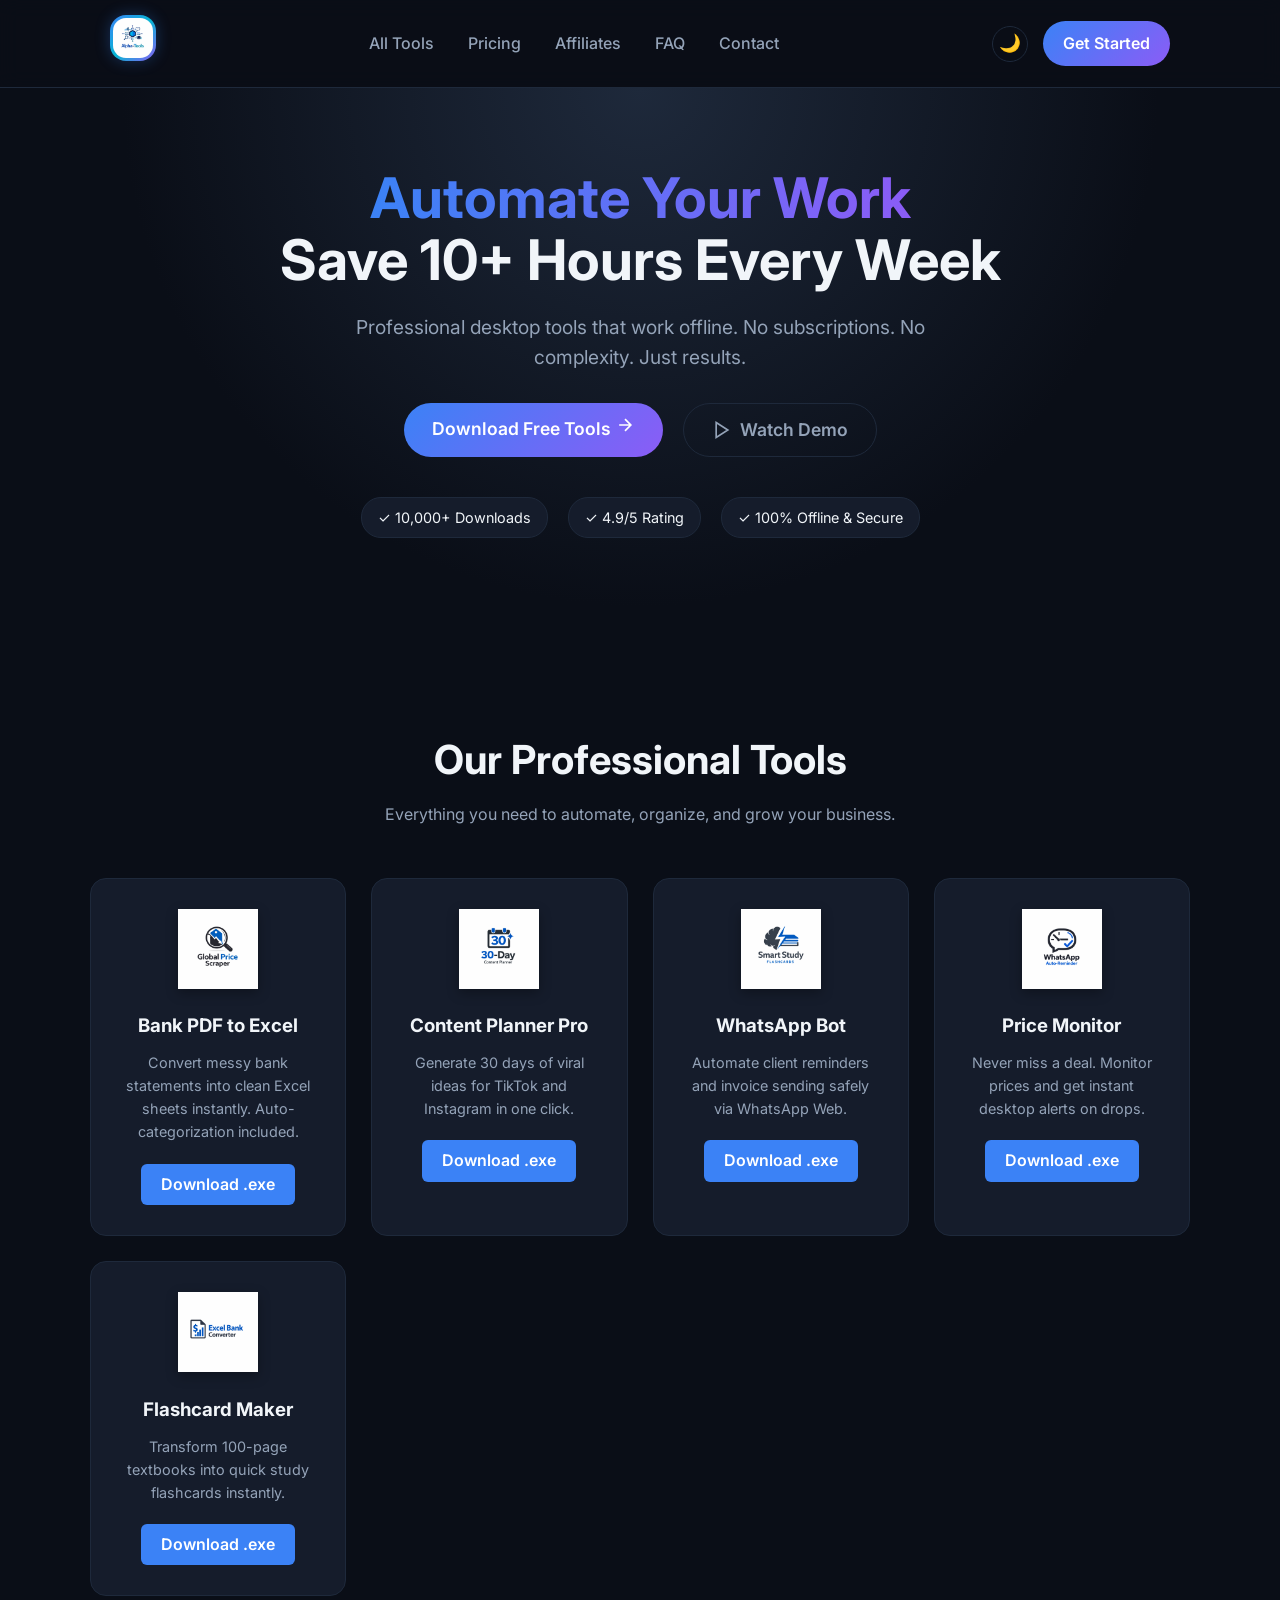
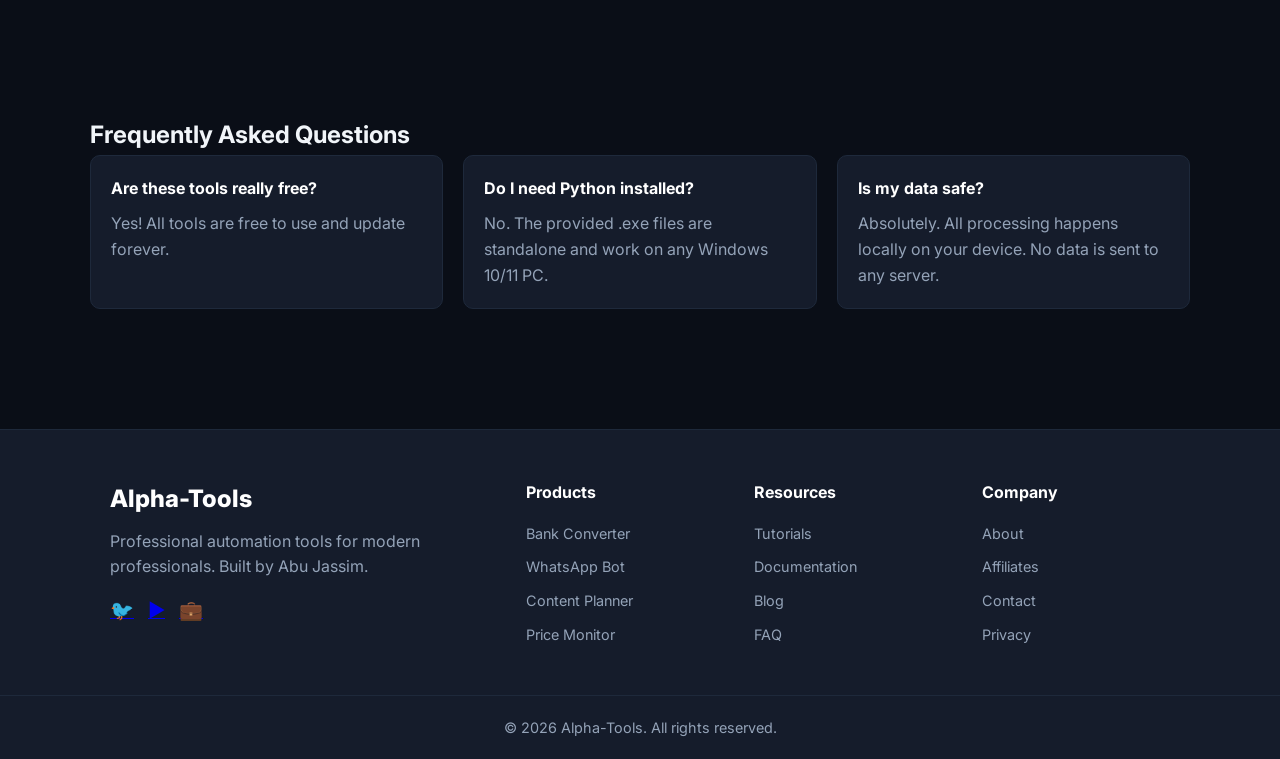
<file: index.html>
<!DOCTYPE html>
<html lang="en">
<head>
    <meta charset="UTF-8">
    <meta name="viewport" content="width=device-width, initial-scale=1.0">
    <title>Alpha-Tools | Professional Automation Software</title>
    <meta name="description" content="Automate your work and save 10+ hours every week with Alpha-Tools. Professional desktop tools for PDF conversion, WhatsApp automation, content planning, and more.">
    <meta name="keywords" content="automation, productivity, PDF to Excel, WhatsApp bot, content planner, price monitor, desktop tools">

    <!-- Open Graph / Facebook -->
    <meta property="og:type" content="website">
    <meta property="og:url" content="https://1Foad1.github.io/Alpha-System-Hub/">
    <meta property="og:title" content="Alpha-Tools | Automate Your Work">
    <meta property="og:description" content="Professional desktop tools that work offline. No subscriptions. No complexity.">
    <meta property="og:image" content="/og-image.png">

    <!-- Schema Markup -->
    <script type="application/ld+json">
    {
      "@context": "https://schema.org",
      "@type": "SoftwareApplication",
      "name": "Alpha-Tools",
      "applicationCategory": "BusinessApplication",
      "operatingSystem": "Windows 10/11",
      "offers": { "@type": "Offer", "price": "0", "priceCurrency": "USD" },
      "aggregateRating": { "@type": "AggregateRating", "ratingValue": "4.9", "ratingCount": "234" }
    }
    </script>

    <link rel="icon" href="assets/logo-alpha-tools.png" type="image/png">
    <link rel="stylesheet" href="styles.css">
    <link rel="preconnect" href="https://fonts.googleapis.com">
    <link rel="preconnect" href="https://fonts.gstatic.com" crossorigin>
    <link href="https://fonts.googleapis.com/css2?family=Inter:wght@400;600;800&display=swap" rel="stylesheet">
</head>
<body>
    <nav class="navbar">
        <div class="container nav-content">
            <a href="/" class="logo">
            <div class="logo-container">
                <img src="assets/logo-alpha-tools.png" alt="Alpha-Tools Logo">
            </div>
        </a>
            <div class="nav-links">
                <a href="#tools">All Tools</a>
                <a href="#pricing">Pricing</a>
                <a href="affiliate.html">Affiliates</a>
                <a href="#faq">FAQ</a>
                <a href="#contact">Contact</a>
            </div>
            <div class="nav-actions">
                <button class="theme-toggle" aria-label="Toggle Theme">🌙</button>
                <a href="#tools" class="btn-primary">Get Started</a>
            </div>
        </div>
    </nav>

    <header class="hero">
        <div class="container hero-content">
            <h1>
                <span class="gradient-text">Automate Your Work</span>
                <br>Save 10+ Hours Every Week
            </h1>
            <p class="hero-subtitle">
                Professional desktop tools that work offline. No subscriptions. No complexity. Just results.
            </p>
            <div class="hero-cta">
                <a href="#tools" class="btn-primary btn-large">
                    Download Free Tools
                    <svg width="20" height="20" viewBox="0 0 24 24" fill="none" stroke="currentColor" stroke-width="2"><path d="M5 12h14M12 5l7 7-7 7"/></svg>
                </a>
                <a href="#demo" class="btn-secondary btn-large">
                    <svg width="20" height="20" viewBox="0 0 24 24" fill="none" stroke="currentColor" stroke-width="2"><polygon points="5 3 19 12 5 21 5 3"></polygon></svg>
                    Watch Demo
                </a>
            </div>
            <div class="trust-badges">
                <div class="badge">✓ 10,000+ Downloads</div>
                <div class="badge">✓ 4.9/5 Rating</div>
                <div class="badge">✓ 100% Offline & Secure</div>
            </div>
        </div>
    </header>

    <section id="tools" class="section container">
        <div class="section-header">
            <h2>Our Professional Tools</h2>
            <p>Everything you need to automate, organize, and grow your business.</p>
        </div>
        <div class="grid">
            <!-- TOOL 1 -->
            <div class="card">
                <img src="assets/logo_bank.png" class="card-img" alt="Bank Converter">
                <h3>Bank PDF to Excel</h3>
                <p>Convert messy bank statements into clean Excel sheets instantly. Auto-categorization included.</p>
                <a href="#" class="btn-card">Download .exe</a>
            </div>
            <!-- TOOL 2 -->
            <div class="card">
                <img src="assets/logo_planner.png" class="card-img" alt="Content Planner">
                <h3>Content Planner Pro</h3>
                <p>Generate 30 days of viral ideas for TikTok and Instagram in one click.</p>
                <a href="#" class="btn-card">Download .exe</a>
            </div>
            <!-- TOOL 3 -->
            <div class="card">
                <img src="assets/logo_whatsapp.png" class="card-img" alt="WhatsApp Bot">
                <h3>WhatsApp Bot</h3>
                <p>Automate client reminders and invoice sending safely via WhatsApp Web.</p>
                <a href="#" class="btn-card">Download .exe</a>
            </div>
            <!-- TOOL 4 -->
            <div class="card">
                <img src="assets/logo_price.png" class="card-img" alt="Price Monitor">
                <h3>Price Monitor</h3>
                <p>Never miss a deal. Monitor prices and get instant desktop alerts on drops.</p>
                <a href="#" class="btn-card">Download .exe</a>
            </div>
            <!-- TOOL 5 -->
            <div class="card">
                <img src="assets/logo_study.png" class="card-img" alt="Flashcard Maker">
                <h3>Flashcard Maker</h3>
                <p>Transform 100-page textbooks into quick study flashcards instantly.</p>
                <a href="#" class="btn-card">Download .exe</a>
            </div>
        </div>
    </section>

    <section id="faq" class="section container">
        <h2>Frequently Asked Questions</h2>
        <div class="faq-grid">
            <div class="faq-item">
                <h4>Are these tools really free?</h4>
                <p>Yes! All tools are free to use and update forever.</p>
            </div>
            <div class="faq-item">
                <h4>Do I need Python installed?</h4>
                <p>No. The provided .exe files are standalone and work on any Windows 10/11 PC.</p>
            </div>
            <div class="faq-item">
                <h4>Is my data safe?</h4>
                <p>Absolutely. All processing happens locally on your device. No data is sent to any server.</p>
            </div>
        </div>
    </section>

    <footer class="footer">
        <div class="container footer-grid">
            <div class="footer-brand">
                <a href="/" class="footer-logo">Alpha-Tools</a>
                <p>Professional automation tools for modern professionals. Built by Abu Jassim.</p>
                <div class="social-links">
                    <a href="#" aria-label="Twitter">🐦</a>
                    <a href="#" aria-label="YouTube">▶️</a>
                    <a href="#" aria-label="LinkedIn">💼</a>
                </div>
            </div>
            <div class="footer-col">
                <h4>Products</h4>
                <ul>
                    <li><a href="#">Bank Converter</a></li>
                    <li><a href="#">WhatsApp Bot</a></li>
                    <li><a href="#">Content Planner</a></li>
                    <li><a href="#">Price Monitor</a></li>
                </ul>
            </div>
            <div class="footer-col">
                <h4>Resources</h4>
                <ul>
                    <li><a href="#">Tutorials</a></li>
                    <li><a href="#">Documentation</a></li>
                    <li><a href="#">Blog</a></li>
                    <li><a href="#">FAQ</a></li>
                </ul>
            </div>
            <div class="footer-col">
                <h4>Company</h4>
                <ul>
                    <li><a href="#">About</a></li>
                    <li><a href="#">Affiliates</a></li>
                    <li><a href="#">Contact</a></li>
                    <li><a href="#">Privacy</a></li>
                </ul>
            </div>
        </div>
        <div class="footer-bottom">
            <p>&copy; 2026 Alpha-Tools. All rights reserved.</p>
        </div>
    </footer>
</body>
</html>
</file>
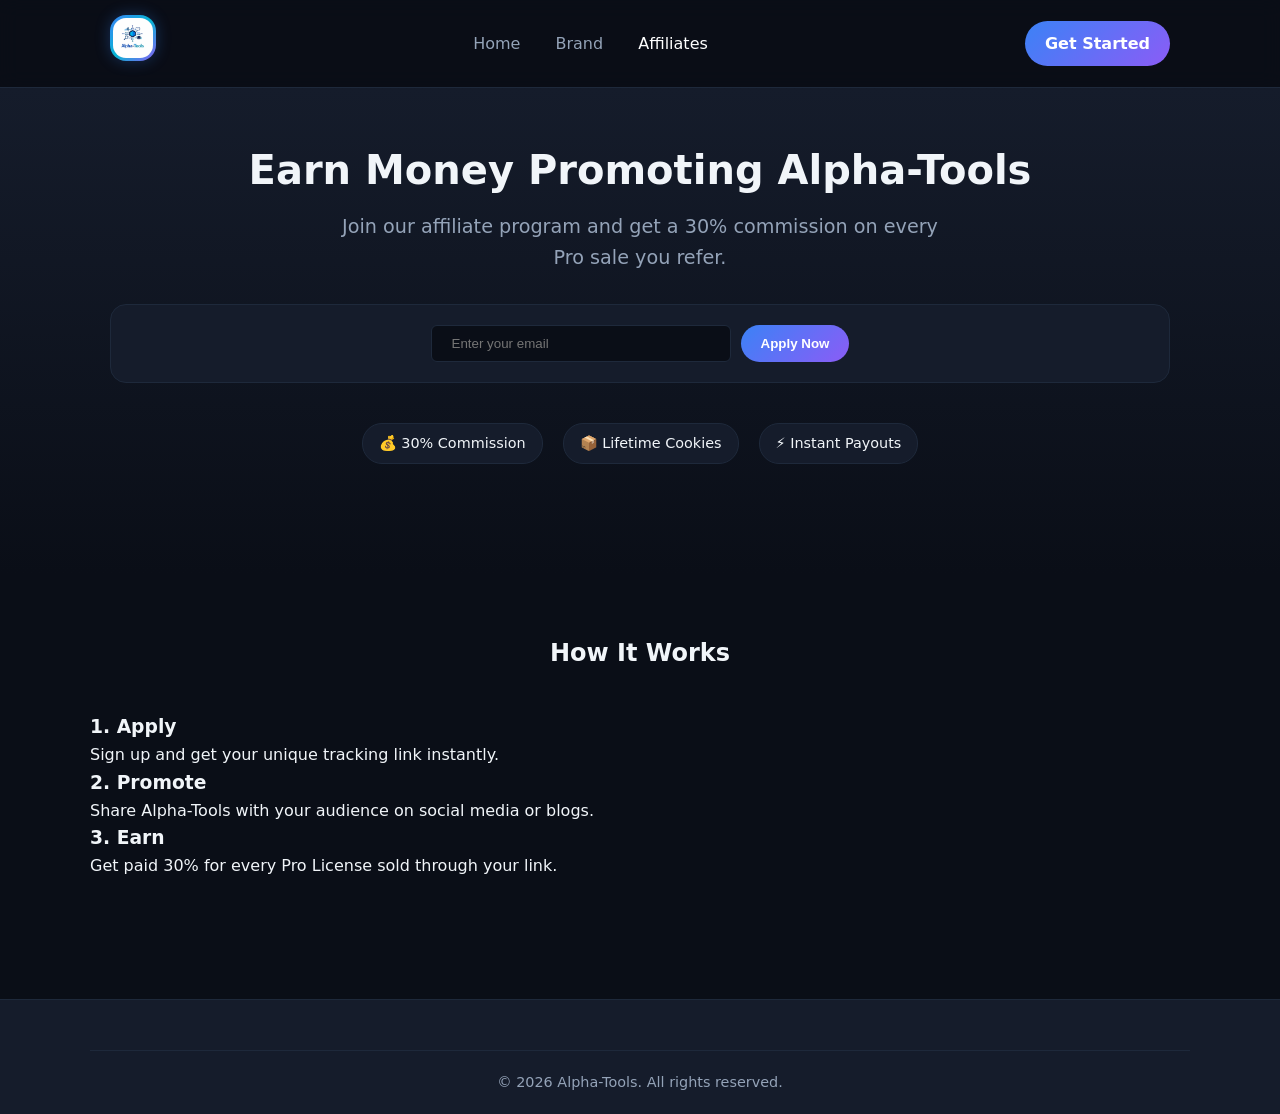
<file: affiliate.html>
<!DOCTYPE html>
<html lang="en">
<head>
    <meta charset="UTF-8">
    <meta name="viewport" content="width=device-width, initial-scale=1.0">
    <title>Affiliate Program | Alpha-Tools</title>
    <link rel="stylesheet" href="styles.css">
</head>
<body>
    <nav class="navbar">
        <div class="container nav-content">
            <a href="index.html" class="logo">
                <div class="logo-container"><img src="assets/logo-alpha-tools.png" alt="Alpha-Tools Logo" height="40"></div>
            </a>
            <div class="nav-links">
                <a href="index.html">Home</a>
                <a href="brand-guidelines.html">Brand</a>
                <a href="affiliate.html" style="color: #fff;">Affiliates</a>
            </div>
            <a href="index.html#tools" class="btn-primary">Get Started</a>
        </div>
    </nav>

    <section class="hero" style="background: linear-gradient(to bottom, var(--bg-card), var(--bg-dark)); padding: 60px 0;">
        <div class="container hero-content">
            <h1 style="font-size: 2.5rem;">Earn Money Promoting Alpha-Tools</h1>
            <p class="hero-subtitle">Join our affiliate program and get a 30% commission on every Pro sale you refer.</p>
            <form class="hero-cta" style="gap: 10px; justify-content: center; background: var(--bg-card); padding: 20px; border-radius: var(--radius); border: 1px solid var(--border);">
                <input type="email" placeholder="Enter your email" style="background: var(--bg-dark); border: 1px solid var(--border); color: #fff; padding: 10px 20px; border-radius: 6px; width: 300px;">
                <button type="button" class="btn-primary">Apply Now</button>
            </form>
            <div class="trust-badges" style="margin-top: 30px;">
                <div class="badge">💰 30% Commission</div>
                <div class="badge">📦 Lifetime Cookies</div>
                <div class="badge">⚡ Instant Payouts</div>
            </div>
        </div>
    </section>

    <section class="section container">
        <h2 style="text-align: center; margin-bottom: 40px;">How It Works</h2>
        <div class="pricing-grid">
            <div class="pricing-card">
                <h3>1. Apply</h3>
                <p>Sign up and get your unique tracking link instantly.</p>
            </div>
            <div class="pricing-card">
                <h3>2. Promote</h3>
                <p>Share Alpha-Tools with your audience on social media or blogs.</p>
            </div>
            <div class="pricing-card">
                <h3>3. Earn</h3>
                <p>Get paid 30% for every Pro License sold through your link.</p>
            </div>
        </div>
    </section>

    <footer class="footer">
        <div class="container footer-bottom" style="text-align:center;">
            <p>&copy; 2026 Alpha-Tools. All rights reserved.</p>
        </div>
    </footer>
</body>
</html>
</file>
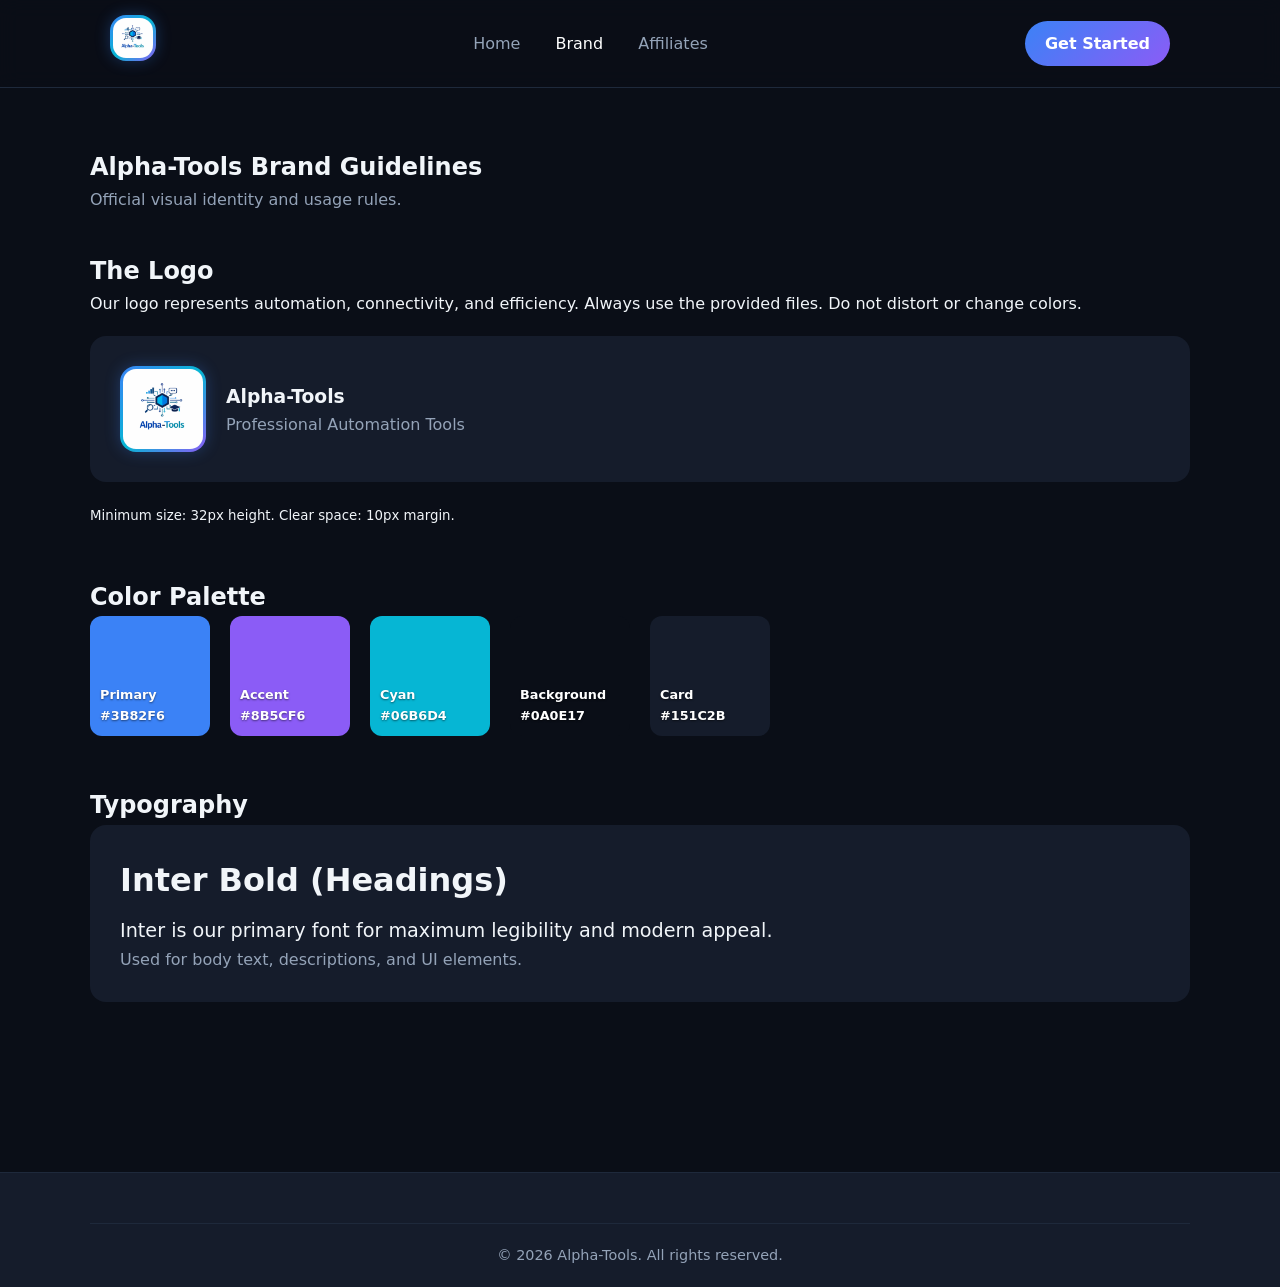
<file: brand-guidelines.html>
<!DOCTYPE html>
<html lang="en">
<head>
    <meta charset="UTF-8">
    <meta name="viewport" content="width=device-width, initial-scale=1.0">
    <title>Brand Guidelines | Alpha-Tools</title>
    <link rel="stylesheet" href="styles.css">
    <style>
        .brand-section { margin-bottom: 50px; }
        .color-grid { display: flex; gap: 20px; flex-wrap: wrap; }
        .color-swatch { width: 120px; height: 120px; border-radius: 12px; display: flex; align-items: flex-end; padding: 10px; font-size: 0.8rem; color: white; font-weight: bold; text-shadow: 0 1px 2px rgba(0,0,0,0.5); }
        .logo-preview { display: flex; align-items: center; gap: 20px; margin: 20px 0; padding: 30px; background: var(--bg-card); border-radius: var(--radius); }
        .font-sample { font-size: 2rem; margin-bottom: 10px; }
    </style>
</head>
<body>
    <nav class="navbar">
        <div class="container nav-content">
            <a href="index.html" class="logo">
                <div class="logo-container">
                    <img src="assets/logo-alpha-tools.png" alt="Alpha-Tools Logo" height="40">
                </div>
            </a>
            <div class="nav-links">
                <a href="index.html">Home</a>
                <a href="brand-guidelines.html" style="color: #fff;">Brand</a>
                <a href="affiliate.html">Affiliates</a>
            </div>
            <a href="index.html#tools" class="btn-primary">Get Started</a>
        </div>
    </nav>

    <section class="section container">
        <h1>Alpha-Tools Brand Guidelines</h1>
        <p style="color: var(--text-muted); margin-bottom: 40px;">Official visual identity and usage rules.</p>

        <!-- Logo Section -->
        <div class="brand-section">
            <h2>The Logo</h2>
            <p>Our logo represents automation, connectivity, and efficiency. Always use the provided files. Do not distort or change colors.</p>
            <div class="logo-preview">
                <div class="logo-container" style="animation: none;"><img src="assets/logo-alpha-tools.png" style="width:80px; height:80px;"></div>
                <div>
                    <h3>Alpha-Tools</h3>
                    <p style="color: var(--text-muted);">Professional Automation Tools</p>
                </div>
            </div>
            <p><small>Minimum size: 32px height. Clear space: 10px margin.</small></p>
        </div>

        <!-- Colors Section -->
        <div class="brand-section">
            <h2>Color Palette</h2>
            <div class="color-grid">
                <div class="color-swatch" style="background: #3b82f6;">Primary<br>#3B82F6</div>
                <div class="color-swatch" style="background: #8b5cf6;">Accent<br>#8B5CF6</div>
                <div class="color-swatch" style="background: #06b6d4;">Cyan<br>#06B6D4</div>
                <div class="color-swatch" style="background: #0a0e17; color: #fff;">Background<br>#0A0E17</div>
                <div class="color-swatch" style="background: #151c2b; color: #fff;">Card<br>#151C2B</div>
            </div>
        </div>

        <!-- Typography Section -->
        <div class="brand-section">
            <h2>Typography</h2>
            <div style="background: var(--bg-card); padding: 30px; border-radius: var(--radius);">
                <div class="font-sample" style="font-weight: 800;">Inter Bold (Headings)</div>
                <p style="font-size: 1.2rem;">Inter is our primary font for maximum legibility and modern appeal.</p>
                <p style="color: var(--text-muted);">Used for body text, descriptions, and UI elements.</p>
            </div>
        </div>
    </section>

    <footer class="footer">
        <div class="container footer-bottom" style="text-align:center;">
            <p>&copy; 2026 Alpha-Tools. All rights reserved.</p>
        </div>
    </footer>
</body>
</html>
</file>
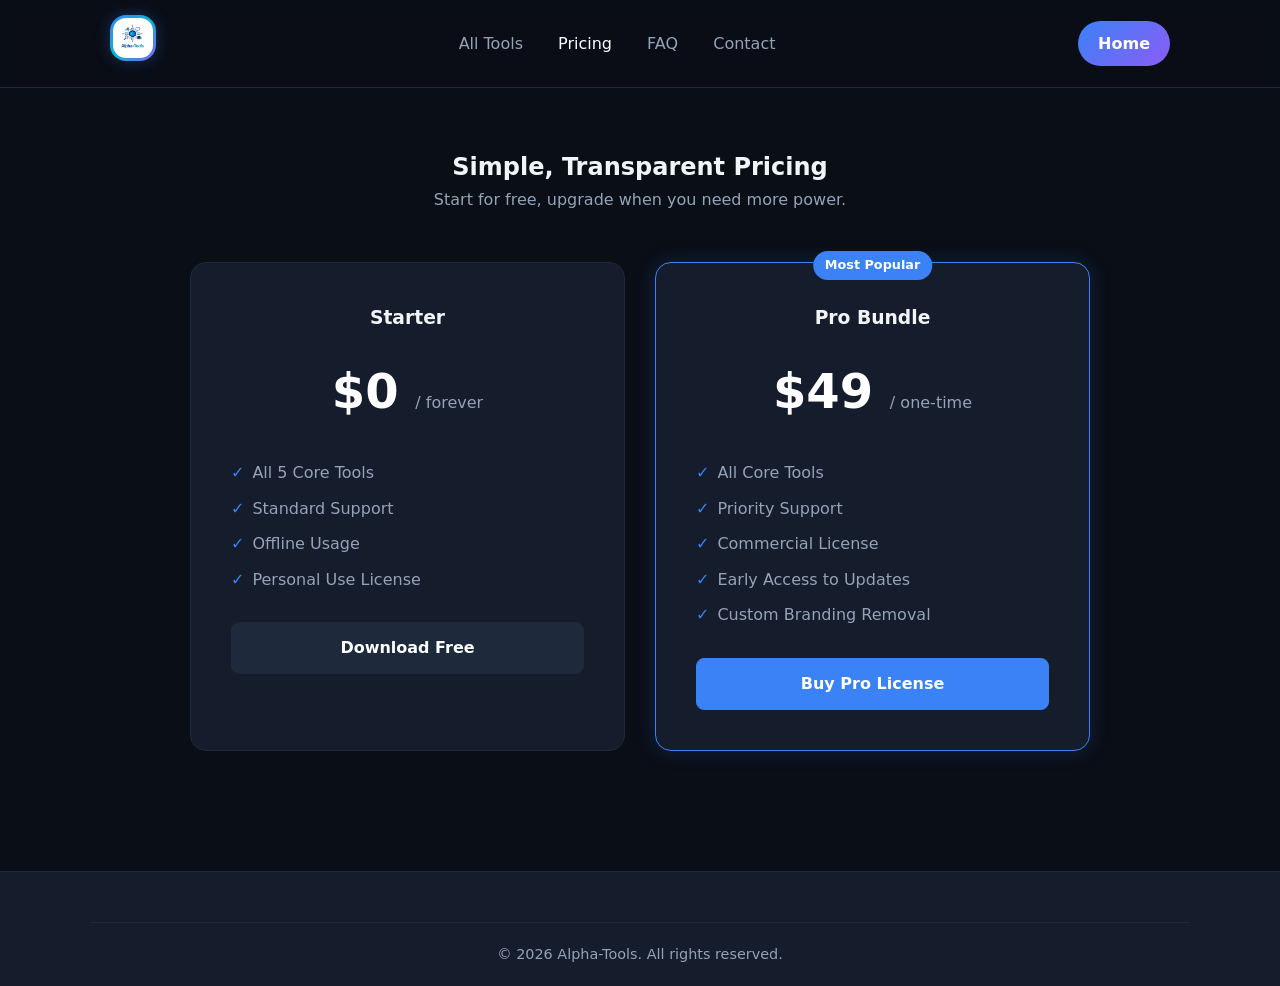
<file: pricing.html>
<!DOCTYPE html>
<html lang="en">
<head>
    <meta charset="UTF-8">
    <meta name="viewport" content="width=device-width, initial-scale=1.0">
    <title>Pricing | Alpha-Tools</title>
    <link rel="icon" href="assets/logo-alpha-tools.png" type="image/png">
    <link rel="stylesheet" href="styles.css">
    <style>
        .pricing-grid { display: grid; grid-template-columns: repeat(auto-fit, minmax(280px, 1fr)); gap: 30px; max-width: 900px; margin: 0 auto; }
        .pricing-card { background: var(--bg-card); padding: 40px; border-radius: var(--radius); border: 1px solid var(--border); text-align: center; position: relative; }
        .pricing-card.popular { border-color: var(--primary); box-shadow: 0 0 20px rgba(59,130,246,0.2); }
        .popular-badge { position: absolute; top: -12px; left: 50%; transform: translateX(-50%); background: var(--primary); color: #fff; padding: 4px 12px; border-radius: 20px; font-size: 0.8rem; font-weight: 600; }
        .price { font-size: 3rem; font-weight: 800; margin: 20px 0; color: #fff; }
        .price span { font-size: 1rem; color: var(--text-muted); font-weight: 400; }
        .features { list-style: none; margin: 30px 0; text-align: left; }
        .features li { margin-bottom: 10px; color: var(--text-muted); display: flex; align-items: center; gap: 8px; }
        .features li::before { content: "✓"; color: var(--primary); font-weight: bold; }
        .pricing-cta { display: block; width: 100%; padding: 12px; background: var(--bg-elevated); color: #fff; text-decoration: none; border-radius: 8px; font-weight: 600; transition: 0.3s; border: 1px solid var(--border); }
        .pricing-cta:hover { background: var(--primary); border-color: var(--primary); }
        .pricing-card.popular .pricing-cta { background: var(--primary); border-color: var(--primary); }
        .pricing-card.popular .pricing-cta:hover { background: var(--primary-dark); }
    </style>
</head>
<body>
    <nav class="navbar">
        <div class="container nav-content">
            <a href="index.html" class="logo">
                <div class="logo-container">
                <img src="assets/logo-alpha-tools.png" alt="Alpha-Tools Logo">
            </div>
            </a>
            <div class="nav-links">
                <a href="index.html#tools">All Tools</a>
                <a href="pricing.html" style="color:#fff;">Pricing</a>
                <a href="index.html#faq">FAQ</a>
                <a href="index.html#contact">Contact</a>
            </div>
            <div class="nav-actions">
                <a href="index.html" class="btn-primary">Home</a>
            </div>
        </div>
    </nav>

    <section class="section container" style="text-align: center;">
        <h1>Simple, Transparent Pricing</h1>
        <p style="color:var(--text-muted); margin-bottom: 50px;">Start for free, upgrade when you need more power.</p>

        <div class="pricing-grid">
            <!-- Free Tier -->
            <div class="pricing-card">
                <h3>Starter</h3>
                <div class="price">$0 <span>/ forever</span></div>
                <ul class="features">
                    <li>All 5 Core Tools</li>
                    <li>Standard Support</li>
                    <li>Offline Usage</li>
                    <li>Personal Use License</li>
                </ul>
                <a href="index.html#tools" class="pricing-cta">Download Free</a>
            </div>

            <!-- Pro Tier -->
            <div class="pricing-card popular">
                <div class="popular-badge">Most Popular</div>
                <h3>Pro Bundle</h3>
                <div class="price">$49 <span>/ one-time</span></div>
                <ul class="features">
                    <li>All Core Tools</li>
                    <li>Priority Support</li>
                    <li>Commercial License</li>
                    <li>Early Access to Updates</li>
                    <li>Custom Branding Removal</li>
                </ul>
                <a href="#contact" class="pricing-cta">Buy Pro License</a>
            </div>
        </div>
    </section>

    <footer class="footer">
        <div class="container footer-bottom">
            <p>&copy; 2026 Alpha-Tools. All rights reserved.</p>
        </div>
    </footer>
</body>
</html>
</file>
<file: styles.css>
/* Alpha-Tools Professional Design - 2026 */
:root {
    --primary: #3b82f6;
    --primary-dark: #2563eb;
    --accent: #8b5cf6;
    --bg-dark: #0a0e17;
    --bg-card: #151c2b;
    --bg-elevated: #1e293b;
    --text-main: #f1f5f9;
    --text-muted: #94a3b8;
    --border: #1e293b;
    --radius: 16px;
    --shadow: 0 20px 40px rgba(0,0,0,0.4);
}

* { margin: 0; padding: 0; box-sizing: border-box; }

body {
    font-family: 'Inter', system-ui, sans-serif;
    background: var(--bg-dark);
    color: var(--text-main);
    line-height: 1.6;
}

.container { max-width: 1100px; margin: 0 auto; padding: 0 20px; }

/* --- Navigation --- */
.navbar {
    position: sticky;
    top: 0;
    background: rgba(10, 14, 23, 0.9);
    backdrop-filter: blur(10px);
    padding: 15px 0;
    border-bottom: 1px solid var(--border);
    z-index: 100;
}

.nav-content {
    display: flex;
    justify-content: space-between;
    align-items: center;
}

.logo { font-weight: 800; font-size: 1.5rem; color: #fff; text-decoration: none; }

.nav-links a {
    color: var(--text-muted);
    text-decoration: none;
    margin: 0 15px;
    font-weight: 500;
    transition: color 0.3s;
}
.nav-links a:hover { color: #fff; }

.nav-actions { display: flex; align-items: center; gap: 15px; }

.theme-toggle {
    background: none;
    border: 1px solid var(--border);
    color: #fff;
    border-radius: 50%;
    width: 36px;
    height: 36px;
    cursor: pointer;
    font-size: 1.1rem;
}

.theme-toggle:hover { background: var(--bg-elevated); }

/* --- Buttons --- */
.btn-primary {
    background: linear-gradient(135deg, var(--primary), var(--accent));
    color: white;
    padding: 10px 20px;
    border-radius: 50px;
    text-decoration: none;
    font-weight: 600;
    transition: transform 0.2s, box-shadow 0.2s;
    border: none;
    cursor: pointer;
}

.btn-primary:hover { transform: translateY(-2px); box-shadow: 0 10px 20px rgba(59,130,246,0.3); }

.btn-secondary {
    background: transparent;
    color: var(--text-muted);
    padding: 10px 20px;
    border-radius: 50px;
    text-decoration: none;
    font-weight: 600;
    border: 1px solid var(--border);
    transition: all 0.2s;
    display: inline-flex;
    align-items: center;
    gap: 8px;
}
.btn-secondary:hover { border-color: #fff; color: #fff; }

.btn-large { font-size: 1.1rem; padding: 12px 28px; }

/* --- Hero --- */
.hero {
    padding: 80px 0;
    text-align: center;
    background: radial-gradient(circle at top, #1e293b 0%, var(--bg-dark) 60%);
}

.hero h1 {
    font-size: 3.5rem;
    line-height: 1.1;
    margin-bottom: 20px;
}

.gradient-text {
    background: linear-gradient(to right, var(--primary), var(--accent));
    -webkit-background-clip: text;
    -webkit-text-fill-color: transparent;
}

.hero-subtitle {
    font-size: 1.2rem;
    color: var(--text-muted);
    max-width: 600px;
    margin: 0 auto 30px;
}

.hero-cta { display: flex; justify-content: center; gap: 20px; flex-wrap: wrap; margin-bottom: 40px; }

.trust-badges { display: flex; justify-content: center; gap: 20px; flex-wrap: wrap; margin-bottom: 50px; }

.badge {
    background: var(--bg-card);
    padding: 8px 16px;
    border-radius: 20px;
    font-size: 0.9rem;
    border: 1px solid var(--border);
}

/* --- Sections & Header --- */
.section { padding: 60px 0; }
.section-header { text-align: center; margin-bottom: 50px; }
.section-header h2 { font-size: 2.5rem; margin-bottom: 10px; }
.section-header p { color: var(--text-muted); }

/* --- Grid --- */
.grid { display: grid; grid-template-columns: repeat(auto-fit, minmax(220px, 1fr)); gap: 25px; }

.card {
    background: var(--bg-card);
    padding: 30px;
    border-radius: var(--radius);
    border: 1px solid var(--border);
    transition: transform 0.3s, box-shadow 0.3s;
    text-align: center;
}

.card:hover { transform: translateY(-10px); box-shadow: var(--shadow); }

.card-img { width: 80px; margin-bottom: 15px; }
.card h3 { margin-bottom: 10px; }
.card p { color: var(--text-muted); font-size: 0.9rem; margin-bottom: 20px; }

.btn-card {
    display: inline-block;
    background: var(--primary);
    color: #fff;
    padding: 8px 20px;
    border-radius: 6px;
    text-decoration: none;
    font-weight: 600;
}

.btn-card:hover { background: var(--primary-dark); }

/* --- FAQ & Footer --- */
.faq-grid { display: grid; grid-template-columns: repeat(auto-fit, minmax(300px, 1fr)); gap: 20px; }
.faq-item { background: var(--bg-card); padding: 20px; border-radius: 10px; border: 1px solid var(--border); }
.faq-item h4 { color: #fff; margin-bottom: 10px; }
.faq-item p { color: var(--text-muted); }

.footer {
    background: var(--bg-card);
    padding: 50px 0 20px;
    margin-top: 60px;
    border-top: 1px solid var(--border);
}

.footer-grid {
    display: grid;
    grid-template-columns: 2fr 1fr 1fr 1fr;
    gap: 40px;
    margin-bottom: 40px;
}

.footer-brand .footer-logo { font-size: 1.5rem; font-weight: 800; color: #fff; text-decoration: none; margin-bottom: 10px; display: block; }
.footer-brand p { color: var(--text-muted); margin-bottom: 15px; }
.social-links a { margin-right: 10px; font-size: 1.2rem; }

.footer-col h4 { color: #fff; margin-bottom: 15px; }
.footer-col ul { list-style: none; }
.footer-col ul li { margin-bottom: 8px; }
.footer-col ul a { color: var(--text-muted); text-decoration: none; font-size: 0.9rem; }
.footer-col ul a:hover { color: #fff; }

.footer-bottom {
    text-align: center;
    padding-top: 20px;
    border-top: 1px solid var(--border);
    color: var(--text-muted);
    font-size: 0.9rem;
}

/* --- Responsive --- */
@media (max-width: 768px) {
    .nav-links { display: none; }
    .hero h1 { font-size: 2.5rem; }
    .footer-grid { grid-template-columns: 1fr; }
}

/* --- Logo Container with Border Glow --- */
.logo-container {
  position: relative;
  display: inline-block;
  padding: 3px; /* Border thickness */
  background: linear-gradient(135deg, #3b82f6 0%, #06b6d4 50%, #8b5cf6 100%);
  border-radius: 16px; /* Rounded corners */
  box-shadow: 0 0 15px rgba(59, 130, 246, 0.3);
  transition: all 0.3s ease;
  animation: borderGlow 4s ease-in-out infinite;
}

.logo-container:hover {
  transform: scale(1.1); /* Make it pop */
  box-shadow: 0 0 25px rgba(6, 182, 212, 0.6);
}

.logo-container img {
  display: block;
  border-radius: 13px; /* Slightly less than container */
  background: #ffffff; /* Clean background */
  width: 40px;  /* Navbar size */
  height: 40px;
  object-fit: cover;
}

@keyframes borderGlow {
  0%, 100% { box-shadow: 0 0 15px rgba(59, 130, 246, 0.3); }
  50% { box-shadow: 0 0 25px rgba(6, 182, 212, 0.6), 0 0 35px rgba(139, 92, 246, 0.3); }
}

/* Hero Logo Size Override */
.hero .logo-container img {
  width: 120px;
  height: 120px;
}

/* Button Refinements */
.card-img {
  filter: drop-shadow(0 4px 6px rgba(0,0,0,0.3));
  transition: transform 0.3s;
}
.card:hover .card-img {
  transform: translateY(-5px);
}

/* --- Tool Cards with Glowing Borders --- */
.tool-card {
  position: relative;
  padding: 3px; /* Border thickness */
  background: linear-gradient(135deg, #3b82f6 0%, #06b6d4 50%, #8b5cf6 100%);
  border-radius: 20px;
  box-shadow: 0 0 20px rgba(59, 130, 246, 0.2);
  transition: all 0.3s ease;
  overflow: hidden;
  height: 100%; /* Ensure equal height */
}

.tool-card:hover {
  box-shadow: 0 0 30px rgba(59, 130, 246, 0.5);
  transform: translateY(-5px);
}

/* Inner Card Content */
.tool-card-inner {
  background: linear-gradient(135deg, #151c2b 0%, #0a0e17 100%);
  border-radius: 17px;
  padding: 30px 20px;
  text-align: center;
  height: 100%;
  display: flex;
  flex-direction: column;
  align-items: center;
  justify-content: space-between;
}

/* Tool Logo Area */
.tool-logo-wrapper {
  width: 100px;
  height: 100px;
  display: flex;
  align-items: center;
  justify-content: center;
  background: #ffffff;
  border-radius: 12px;
  margin-bottom: 20px;
}

.tool-logo-wrapper img {
  width: 70px;
  height: 70px;
  object-fit: contain;
}

.tool-card-inner h3 {
  color: #f1f5f9;
  font-size: 20px;
  margin-bottom: 10px;
  font-weight: 700;
}

.tool-card-inner p {
  color: #94a3b8;
  font-size: 13px;
  line-height: 1.5;
  margin-bottom: 20px;
  flex-grow: 1;
}

/* Action Buttons Container */
.tool-actions {
  display: flex;
  gap: 10px;
  width: 100%;
  flex-wrap: wrap;
  justify-content: center;
}

.btn-download-tool,
.btn-buy-tool {
  flex: 1;
  min-width: 110px;
  padding: 10px 0;
  border-radius: 10px;
  text-decoration: none;
  font-weight: 600;
  font-size: 13px;
  transition: all 0.3s ease;
  text-align: center;
  display: inline-flex;
  align-items: center;
  justify-content: center;
  gap: 6px;
}

/* Download Button (Primary) */
.btn-download-tool {
  background: linear-gradient(135deg, #3b82f6 0%, #2563eb 100%);
  color: white;
}

.btn-download-tool:hover {
  transform: translateY(-2px);
  box-shadow: 0 5px 15px rgba(59, 130, 246, 0.4);
}

/* Buy Button (Secondary) */
.btn-buy-tool {
  background: transparent;
  color: #10b981;
  border: 1px solid #10b981;
}

.btn-buy-tool:hover {
  background: #10b981;
  color: white;
  transform: translateY(-2px);
  box-shadow: 0 5px 15px rgba(16, 185, 129, 0.3);
}
</file>
